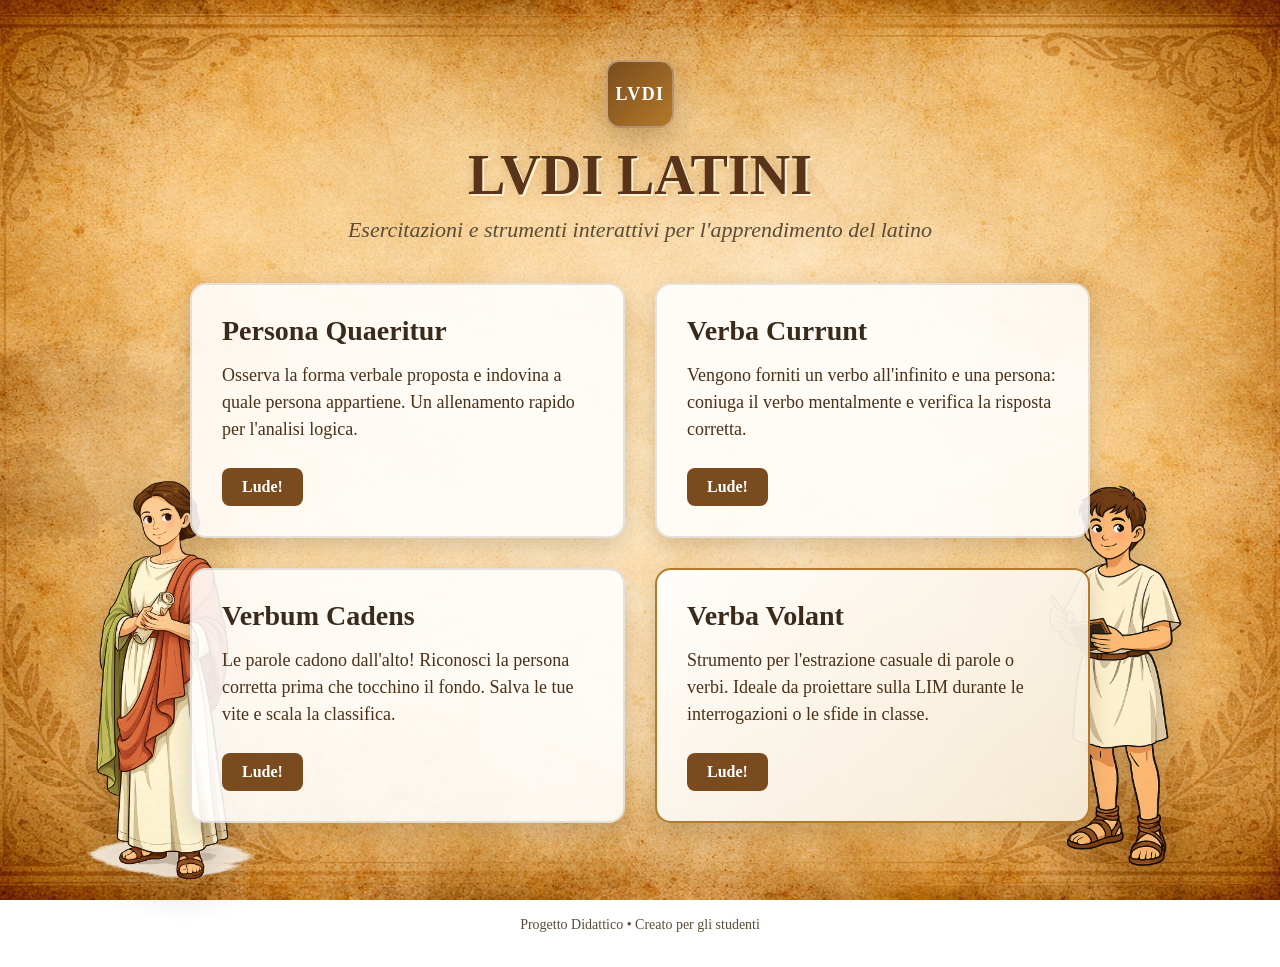
<file: index.html>
<!DOCTYPE html>
<html lang="la">
<head>
    <meta charset="UTF-8">
    <meta name="viewport" content="width=device-width, initial-scale=1.0">
    <title>LVDI - Giochi per il Latino</title>
    <link rel="stylesheet" href="./css/style.css">
    
    <link rel="preload" as="image" href="./assets/img/bg-pergamena.png">
    <link rel="preload" as="image" href="./assets/img/paphnutia.png">
    <link rel="preload" as="image" href="./assets/img/paphnutius.png">
</head>
<body>

    <img class="character left" src="./assets/img/paphnutia.png" alt="Paphnutia">
    <img class="character right" src="./assets/img/paphnutius.png" alt="Paphnutius">

    <header class="hero">
        <div class="seal">LVDI</div>
        <h1>LVDI LATINI</h1>
        <p>Esercitazioni e strumenti interattivi per l'apprendimento del latino</p>
    </header>

    <main class="games-grid">
        
        <a href="./games/persona-quaeritur/index.html" class="game-card">
            <h2>Persona Quaeritur</h2>
            <p>Osserva la forma verbale proposta e indovina a quale persona appartiene. Un allenamento rapido per l'analisi logica.</p>
            <span class="btn-fake">Lude!</span>
        </a>

        <a href="./games/verba-currunt/index.html" class="game-card">
            <h2>Verba Currunt</h2>
            <p>Vengono forniti un verbo all'infinito e una persona: coniuga il verbo mentalmente e verifica la risposta corretta.</p>
            <span class="btn-fake">Lude!</span>
        </a>

        <a href="./games/verbum-cadens/index.html" class="game-card">
            <h2>Verbum Cadens</h2>
            <p>Le parole cadono dall'alto! Riconosci la persona corretta prima che tocchino il fondo. Salva le tue vite e scala la classifica.</p>
            <span class="btn-fake">Lude!</span>
        </a>

        <a href="./verbavolant/index.html" class="game-card special">
            <h2>Verba Volant</h2>
            <p>Strumento per l'estrazione casuale di parole o verbi. Ideale da proiettare sulla LIM durante le interrogazioni o le sfide in classe.</p>
            <span class="btn-fake">Lude!</span>
        </a>

    </main>

    <footer>
        <p>Progetto Didattico • Creato per gli studenti</p>
    </footer>

</body>
</html>
</file>
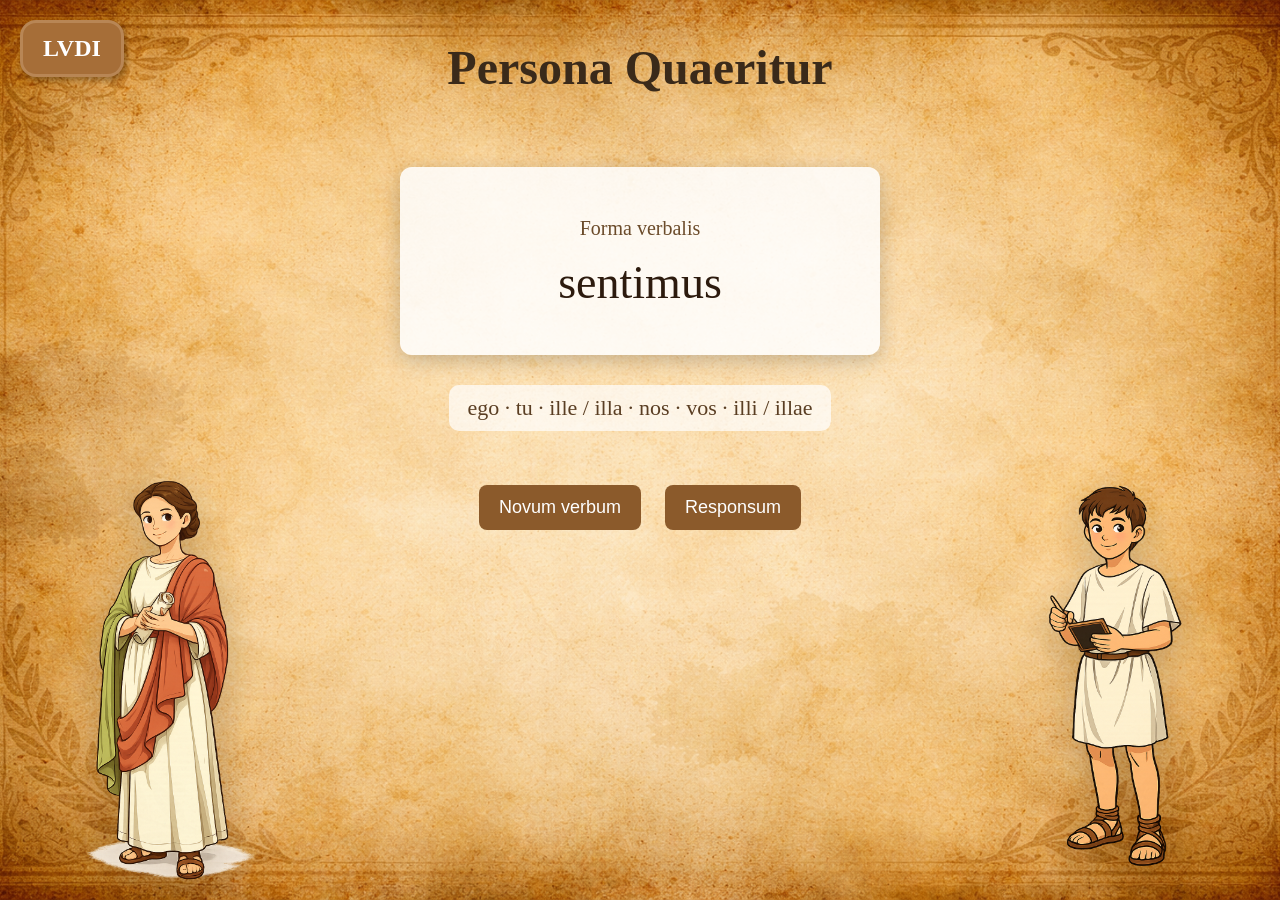
<file: games/persona-quaeritur/index.html>
<!DOCTYPE html>
<html lang="la">
<head>
<meta charset="UTF-8">
<title>Persona Quaeritur</title>
<link rel="stylesheet" href="style.css">
<link rel="stylesheet" href="../../css/style.css">
</head>

<body>

<a href="../../index.html" class="tasto-ludi">LVDI</a>

<img class="character left" src="../../assets/img/paphnutia.png" alt="Paphnutia">
<img class="character right" src="../../assets/img/paphnutius.png" alt="Paphnutius">

<h1>Persona Quaeritur</h1>

<div class="card">

    <div class="label">Forma verbalis</div>
    <div id="form">—</div>

</div>

<div class="pronouns">
    ego · tu · ille / illa · nos · vos · illi / illae
</div>

<div class="buttons">

    <button onclick="newQuestion()">Novum verbum</button>
    <button onclick="showAnswer()">Responsum</button>

</div>

<div id="answer"></div>

<script src="script.js"></script>

</body>
</html>
</file>
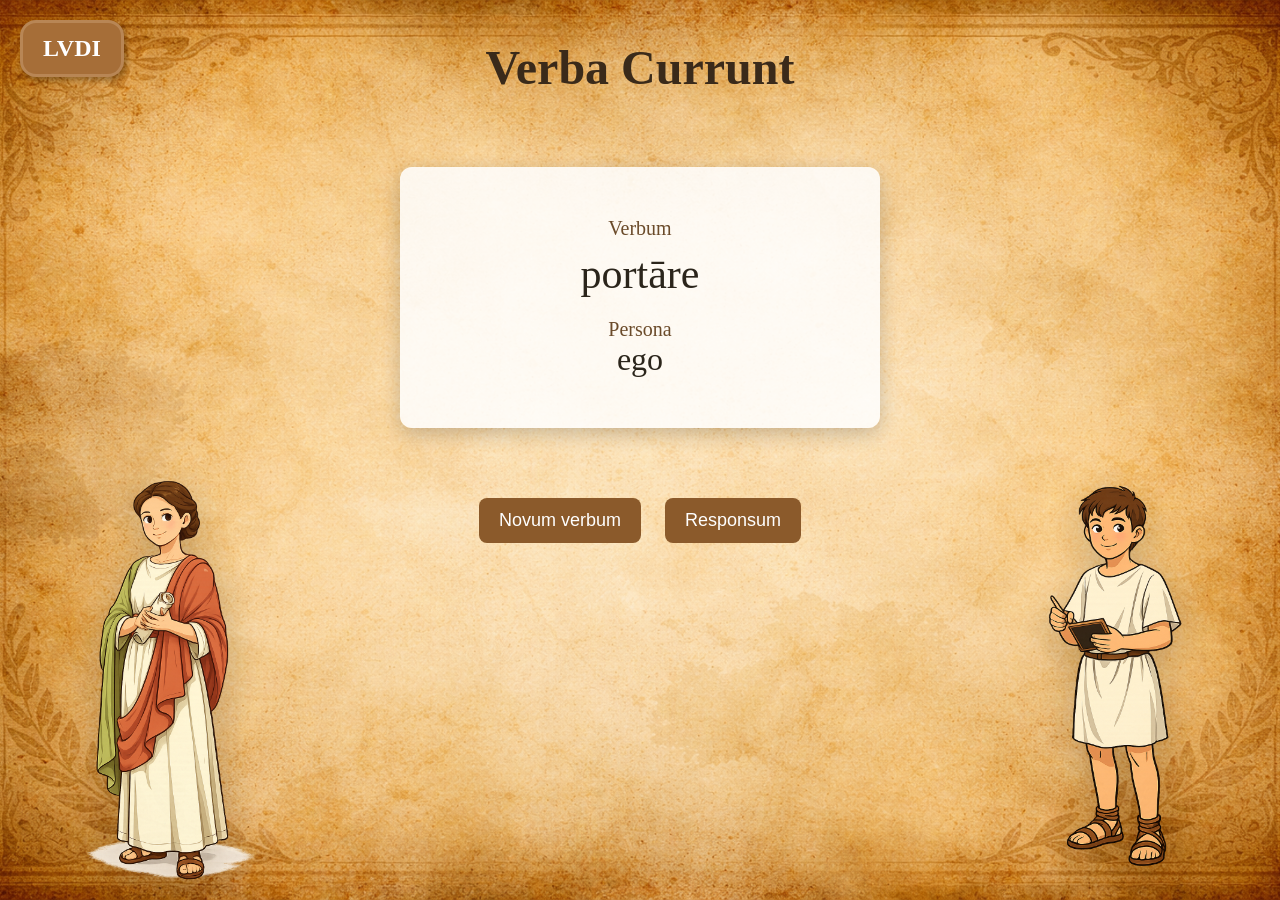
<file: games/verba-currunt/index.html>
<!DOCTYPE html>
<html lang="la">
<head>
<meta charset="UTF-8">
<title>Verba Currunt</title>
<link rel="stylesheet" href="style.css">
<link rel="stylesheet" href="../../css/style.css">
</head>

<body>
<a href="../../index.html" class="tasto-ludi">LVDI</a>
<img class="character left" src="../../assets/img/paphnutia.png" alt="Paphnutia">
<img class="character right" src="../../assets/img/paphnutius.png" alt="Paphnutius">

<h1>Verba Currunt</h1>

<div class="card">
    <div class="label">Verbum</div>
    <div id="verb">—</div>

    <div class="label">Persona</div>
    <div id="person">—</div>
</div>

<div class="buttons">
    <button onclick="newQuestion()">Novum verbum</button>
    <button onclick="showAnswer()">Responsum</button>
</div>

<div id="answer"></div>

<script src="script.js"></script>
</body>
</html>
</file>
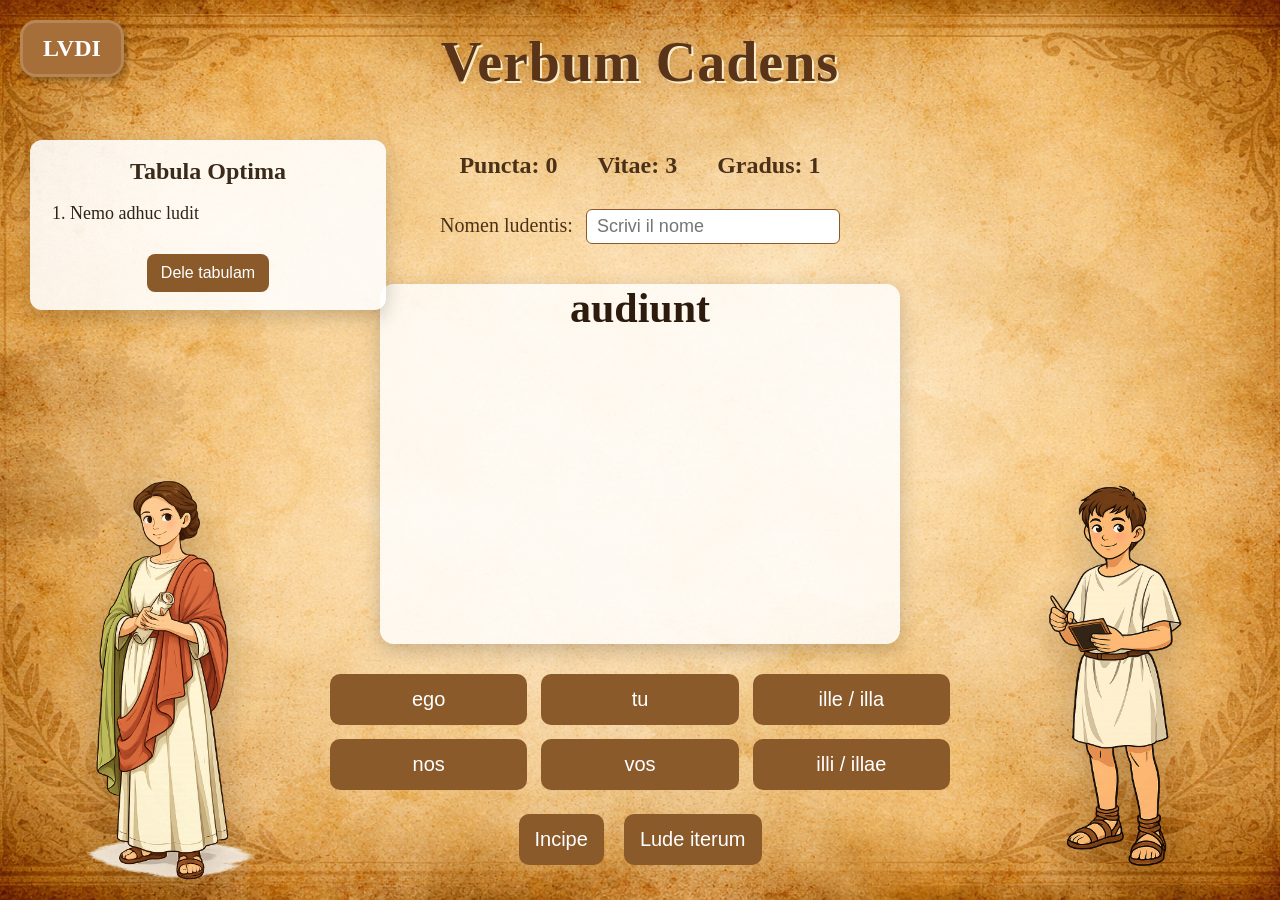
<file: games/verbum-cadens/index.html>
<!DOCTYPE html>
<html lang="la">
<head>
<meta charset="UTF-8">
<title>Verbum Cadens</title>
<link rel="stylesheet" href="style.css">
<link rel="stylesheet" href="../../css/style.css">

</head>

<body>
<a href="../../index.html" class="tasto-ludi">LVDI</a>
<img class="character left" src="../../assets/img/paphnutia.png" alt="Paphnutia">
<img class="character right" src="../../assets/img/paphnutius.png" alt="Paphnutius">

<h1>Verbum Cadens</h1>

<div class="hud">
    <div>Puncta: <span id="score">0</span></div>
    <div>Vitae: <span id="lives">3</span></div>
    <div>Gradus: <span id="level">1</span></div>
</div>
<div class="player-panel">
    <label for="player-name">Nomen ludentis:</label>
    <input id="player-name" type="text" maxlength="20" placeholder="Scrivi il nome">
</div>

<div id="game-area">
    <div id="falling-word">—</div>
</div>

<div class="persons">
    <button data-person="ego">ego</button>
    <button data-person="tu">tu</button>
    <button data-person="ille">ille / illa</button>
    <button data-person="nos">nos</button>
    <button data-person="vos">vos</button>
    <button data-person="illi">illi / illae</button>
</div>

<div class="controls">
    <button onclick="startGame()">Incipe</button>
    <button onclick="resetGame()">Lude iterum</button>
</div>

<div class="leaderboard">
    <h2>Tabula Optima</h2>
    <ol id="leaderboard-list"></ol>
    <button class="clear-board" onclick="clearLeaderboard()">Dele tabulam</button>
</div>

<div class="results-panel" id="results-panel">
    <h2>Responsa</h2>
    <ul id="results-list"></ul>
</div>

<script src="script.js"></script>

</body>
</html>
</file>
<file: css/style.css>
:root {
    --bg1: #f3ead7;
    --bg2: #e7d7b7;
    --ink: #2b251b;
    --ink2: #5a4c36;
    --accent: #7a4b1e;   /* bronzo */
    --accent2: #b47a2a;  /* oro caldo */
    --paper: #fbf4e6;
    --shadow: rgba(0,0,0,.18);
}

body {
    margin: 0;
    min-height: 100vh;
    font-family: "Georgia", serif;
    color: var(--ink);
    background-image: url("../assets/img/bg-pergamena.png");
    background-size: cover;
    background-position: center center;
    background-repeat: no-repeat;
    background-attachment: fixed;
    display: flex;
    flex-direction: column;
    align-items: center;
    overflow-x: hidden;
}

/* Personaggi Laterali */
.character {
    position: fixed;
    bottom: -10px;
    width: min(24vw, 320px);
    max-height: 65vh;
    object-fit: contain;
    z-index: 0;
    opacity: 0.95;
    pointer-events: none;
    filter: drop-shadow(0 10px 20px rgba(0,0,0,0.2));
}

.left { left: 10px; }
.right { right: 10px; }

@media (max-width: 900px) {
    .character { display: none; }
}

/* Intestazione */
.hero {
    text-align: center;
    margin-top: 60px;
    margin-bottom: 40px;
    z-index: 1;
}

.seal {
    width: 64px;
    height: 64px;
    margin: 0 auto 15px auto;
    border-radius: 14px;
    display: grid;
    place-items: center;
    font-weight: 800;
    font-size: 18px;
    letter-spacing: .08em;
    color: #fff;
    background: linear-gradient(135deg, var(--accent), var(--accent2));
    box-shadow: 0 10px 24px var(--shadow);
    border: 2px solid rgba(255,255,255,.35);
}

.hero h1 {
    font-size: 56px;
    color: #5a3418;
    margin: 0 0 10px 0;
    text-shadow: 2px 2px 0 rgba(255, 248, 220, 0.85), 0 0 12px rgba(139, 90, 43, 0.25);
}

.hero p {
    font-size: 22px;
    color: var(--ink2);
    margin: 0;
    font-style: italic;
}

/* Griglia dei Giochi */
.games-grid {
    display: grid;
    grid-template-columns: repeat(2, 1fr);
    gap: 30px;
    max-width: 900px;
    width: 90%;
    z-index: 1;
    margin-bottom: 60px;
}

@media (max-width: 768px) {
    .games-grid { grid-template-columns: 1fr; }
}

/* Schede dei Giochi */
.game-card {
    background: rgba(255, 255, 255, 0.88);
    border-radius: 16px;
    padding: 30px;
    text-decoration: none;
    color: var(--ink);
    box-shadow: 0 8px 25px rgba(0,0,0,0.15);
    border: 2px solid rgba(90,76,54,.15);
    transition: transform 0.2s ease, box-shadow 0.2s ease, border-color 0.2s ease;
    display: flex;
    flex-direction: column;
    justify-content: space-between;
}

.game-card:hover {
    transform: translateY(-5px);
    box-shadow: 0 15px 35px rgba(0,0,0,0.25);
    border-color: var(--accent2);
}

.game-card h2 {
    font-size: 28px;
    margin: 0 0 15px 0;
    color: #3a2a1a;
}

.game-card p {
    font-size: 18px;
    line-height: 1.5;
    margin: 0 0 25px 0;
    color: #4a3118;
}

/* Pulsante Finto per design */
.btn-fake {
    display: inline-block;
    align-self: flex-start;
    padding: 10px 20px;
    font-size: 16px;
    font-weight: bold;
    border-radius: 8px;
    background-color: var(--accent);
    color: white;
    transition: background-color 0.2s ease;
}

.game-card:hover .btn-fake {
    background-color: var(--accent2);
}

/* Scheda Speciale per lo Strumento LIM */
.game-card.special {
    background: linear-gradient(135deg, rgba(255,255,255,0.95), rgba(246, 236, 216, 0.95));
    border: 2px solid var(--accent2);
}

footer {
    margin-top: auto;
    padding: 20px;
    color: var(--ink2);
    font-size: 14px;
    z-index: 1;
}

.tasto-ludi {
    /* Posizionamento in alto a sinistra */
    position: absolute; 
    top: 20px;
    left: 20px;
    z-index: 1000; /* Assicura che stia sopra gli altri elementi */

    /* Stile del pulsante */
    background-color: #A66E38; /* Marrone simile all'icona */
    color: white;
    font-family: "Georgia", "Times New Roman", serif; /* Font con grazie simile all'immagine */
    font-size: 24px;
    font-weight: bold;
    text-decoration: none;
    padding: 12px 20px;
    border-radius: 16px;
    
    /* Effetto tridimensionale e ombra */
    border: 3px solid #b88655; /* Bordo leggermente più chiaro per il rilievo */
    box-shadow: 2px 3px 6px rgba(0, 0, 0, 0.3);
    
    /* Animazione per l'interazione */
    transition: all 0.2s ease-in-out;
}

/* Effetto al passaggio del mouse */
.tasto-ludi:hover {
    background-color: #8C5B2D;
    transform: scale(1.05);
    box-shadow: 3px 4px 8px rgba(0, 0, 0, 0.4);
}
</file>
<file: games/persona-quaeritur/style.css>
body {
    margin: 0;
    min-height: 100vh;
    overflow-x: hidden;
    font-family: "Georgia", serif;
    text-align: center;
    background-image: url("../../assets/img/bg-pergamena.png");
    background-size: cover;
    background-position: center center;
    background-repeat: no-repeat;
    background-attachment: fixed;
}

h1 {
    margin-top: 40px;
    font-size: 48px;
    color: #3a2a1a;
}

.card {
    margin: 40px auto 20px auto;
    padding: 40px;
    width: 400px;
    background: rgba(255,255,255,0.85);
    border-radius: 12px;
    box-shadow: 0 6px 20px rgba(0,0,0,0.2);
}

.label {
    font-size: 20px;
    color: #6b4b2a;
    margin-top: 10px;
}

#form {
    font-size: 46px;
    margin: 16px 0 6px 0;
    color: #2d1b0e;
}

.pronouns {
    margin: 10px auto 24px auto;
    width: fit-content;
    max-width: 80%;
    padding: 10px 18px;
    font-size: 22px;
    color: #5a3e23;
    background: rgba(255,255,255,0.7);
    border-radius: 10px;
}

.buttons {
    margin-top: 20px;
}

button {
    font-size: 18px;
    padding: 12px 20px;
    margin: 10px;
    border: none;
    border-radius: 8px;
    background-color: #8b5a2b;
    color: white;
    cursor: pointer;
}

button:hover {
    background-color: #a56a32;
}

#answer {
    margin-top: 30px;
    font-size: 38px;
    color: #2d1b0e;
}

.character {
    position: fixed;
    bottom: 0;
    width: 320px;
    z-index: 2;
}

.left {
    left: 30px;
}

.right {
    right: 30px;
}
</file>
<file: games/verba-currunt/style.css>
body {
    margin: 0;
    min-height: 100vh;
    overflow-x: hidden;
    font-family: "Georgia", serif;
    text-align: center;
    background-image: url("../../assets/img/bg-pergamena.png");
    background-size: cover;
    background-position: center center;
    background-repeat: no-repeat;
    background-attachment: fixed;
}

h1 {
    margin-top: 40px;
    font-size: 48px;
    color: #3a2a1a;
}

.card {
    margin: 40px auto;
    padding: 40px;
    width: 400px;

    background: rgba(255,255,255,0.85);
    border-radius: 12px;

    box-shadow: 0 6px 20px rgba(0,0,0,0.2);
}

.label {
    font-size: 20px;
    color: #6b4b2a;
    margin-top: 10px;
}

#verb {
    font-size: 42px;
    margin: 10px 0 20px 0;
}

#person {
    font-size: 32px;
    margin-bottom: 10px;
}

.buttons {
    margin-top: 20px;
}

button {
    font-size: 18px;
    padding: 12px 20px;
    margin: 10px;

    border: none;
    border-radius: 8px;

    background-color: #8b5a2b;
    color: white;

    cursor: pointer;
}

button:hover {
    background-color: #a56a32;
}

#answer {
    margin-top: 30px;
    font-size: 40px;
    color: #2d1b0e;
}

/* Characters on the sides */
.character {
    position: fixed;
    bottom: 0;
    width: 350px;
    z-index: 2;
}

.left {
    left: 60px;
}

.right {
    right: 60px;
}
</file>
<file: games/verbum-cadens/style.css>
body {
    margin: 0;
    min-height: 100vh;
    overflow-x: hidden;
    font-family: "Georgia", serif;
    text-align: center;
    background-image: url("../../assets/img/bg-pergamena.png");
    background-size: cover;
    background-position: center center;
    background-repeat: no-repeat;
    background-attachment: fixed;
}

h1 {
    margin-top: 30px;
    font-size: 56px;
    color: #5a3418;
    text-shadow:
        2px 2px 0 rgba(255, 248, 220, 0.85),
        0 0 12px rgba(139, 90, 43, 0.25);
    letter-spacing: 1px;
}

.hud {
    display: flex;
    justify-content: center;
    gap: 40px;
    margin: 20px 0;
    font-size: 24px;
    color: #4a3118;
    font-weight: bold;
}

#game-area {
    position: relative;
    width: 520px;
    height: 360px;
    margin: 20px auto 30px auto;
    background: rgba(255, 255, 255, 0.82);
    border-radius: 14px;
    box-shadow: 0 6px 20px rgba(0,0,0,0.2);
    overflow: hidden;
}

#falling-word {
    position: absolute;
    top: 0;
    left: 50%;
    transform: translateX(-50%);
    font-size: 42px;
    color: #2d1b0e;
    font-weight: bold;
    white-space: nowrap;
}

.persons {
    display: grid;
    grid-template-columns: repeat(3, minmax(160px, 1fr));
    gap: 14px;
    width: 620px;
    margin: 0 auto 24px auto;
}

.persons button,
.controls button {
    font-size: 20px;
    padding: 14px 16px;
    border: none;
    border-radius: 10px;
    background-color: #8b5a2b;
    color: white;
    cursor: pointer;
}

.persons button:hover,
.controls button:hover {
    background-color: #a56a32;
}

.controls {
    display: flex;
    justify-content: center;
    gap: 20px;
    margin-bottom: 30px;
}

.character {
    position: fixed;
    bottom: 0;
    width: 300px;
    z-index: 2;
    pointer-events: none;
}

.left {
    left: 20px;
}

.right {
    right: 20px;
}


.player-panel {
    margin: 10px auto 20px auto;
    font-size: 20px;
    color: #4a3118;
}

#player-name {
    font-size: 18px;
    padding: 6px 10px;
    border-radius: 6px;
    border: 1px solid #8b5a2b;
    margin-left: 8px;
}

.leaderboard {
    position: fixed;
    top: 140px;
    left: 30px;
    width: 320px;
    background: rgba(255,255,255,0.88);
    border-radius: 12px;
    padding: 14px 18px 18px 18px;
    box-shadow: 0 6px 20px rgba(0,0,0,0.2);
    z-index: 3;
}

.leaderboard h2 {
    margin-top: 4px;
    margin-bottom: 10px;
    color: #3a2a1a;
}

#leaderboard-list {
    text-align: left;
    font-size: 18px;
    padding-left: 22px;
}

#leaderboard-list li {
    margin: 4px 0;
}

.clear-board {
    margin-top: 12px;
    font-size: 16px;
    padding: 10px 14px;
    border: none;
    border-radius: 8px;
    background-color: #8b5a2b;
    color: white;
    cursor: pointer;
}

.clear-board:hover {
    background-color: #a56a32;
}

.results-panel {
    position: fixed;
    top: 140px;
    right: 30px;
    width: 360px;
    max-height: 70vh;
    overflow-y: auto;
    background: rgba(255,255,255,0.88);
    border-radius: 12px;
    padding: 14px 18px 18px 18px;
    box-shadow: 0 6px 20px rgba(0,0,0,0.2);
    z-index: 3;
    display: none;
}

.results-panel h2 {
    margin-top: 4px;
    margin-bottom: 10px;
    color: #3a2a1a;
}

#results-list {
    text-align: left;
    font-size: 17px;
    padding-left: 22px;
}

#results-list li {
    margin: 6px 0;
    line-height: 1.35;
}

.result-correct {
    color: #1f7a1f;
    font-weight: bold;
}

.result-wrong {
    color: #a11d1d;
    font-weight: bold;
}
</file>
